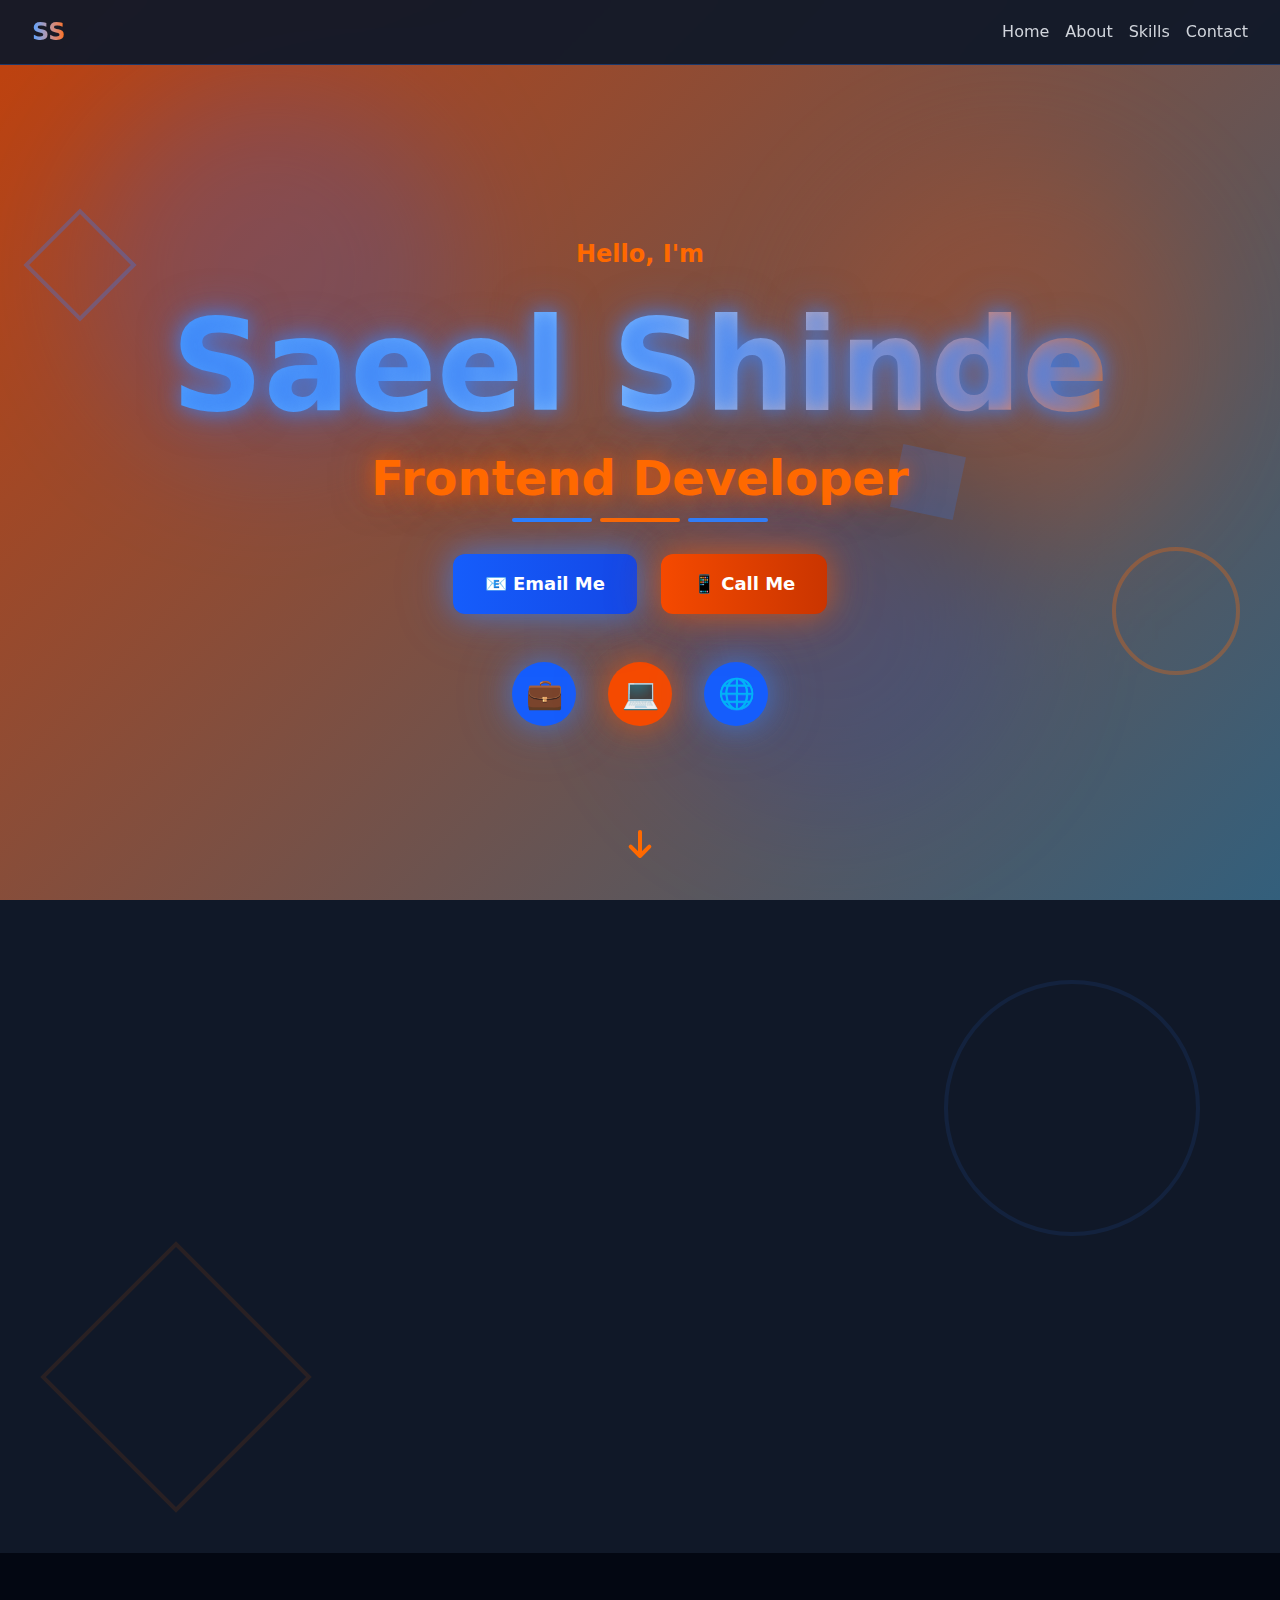
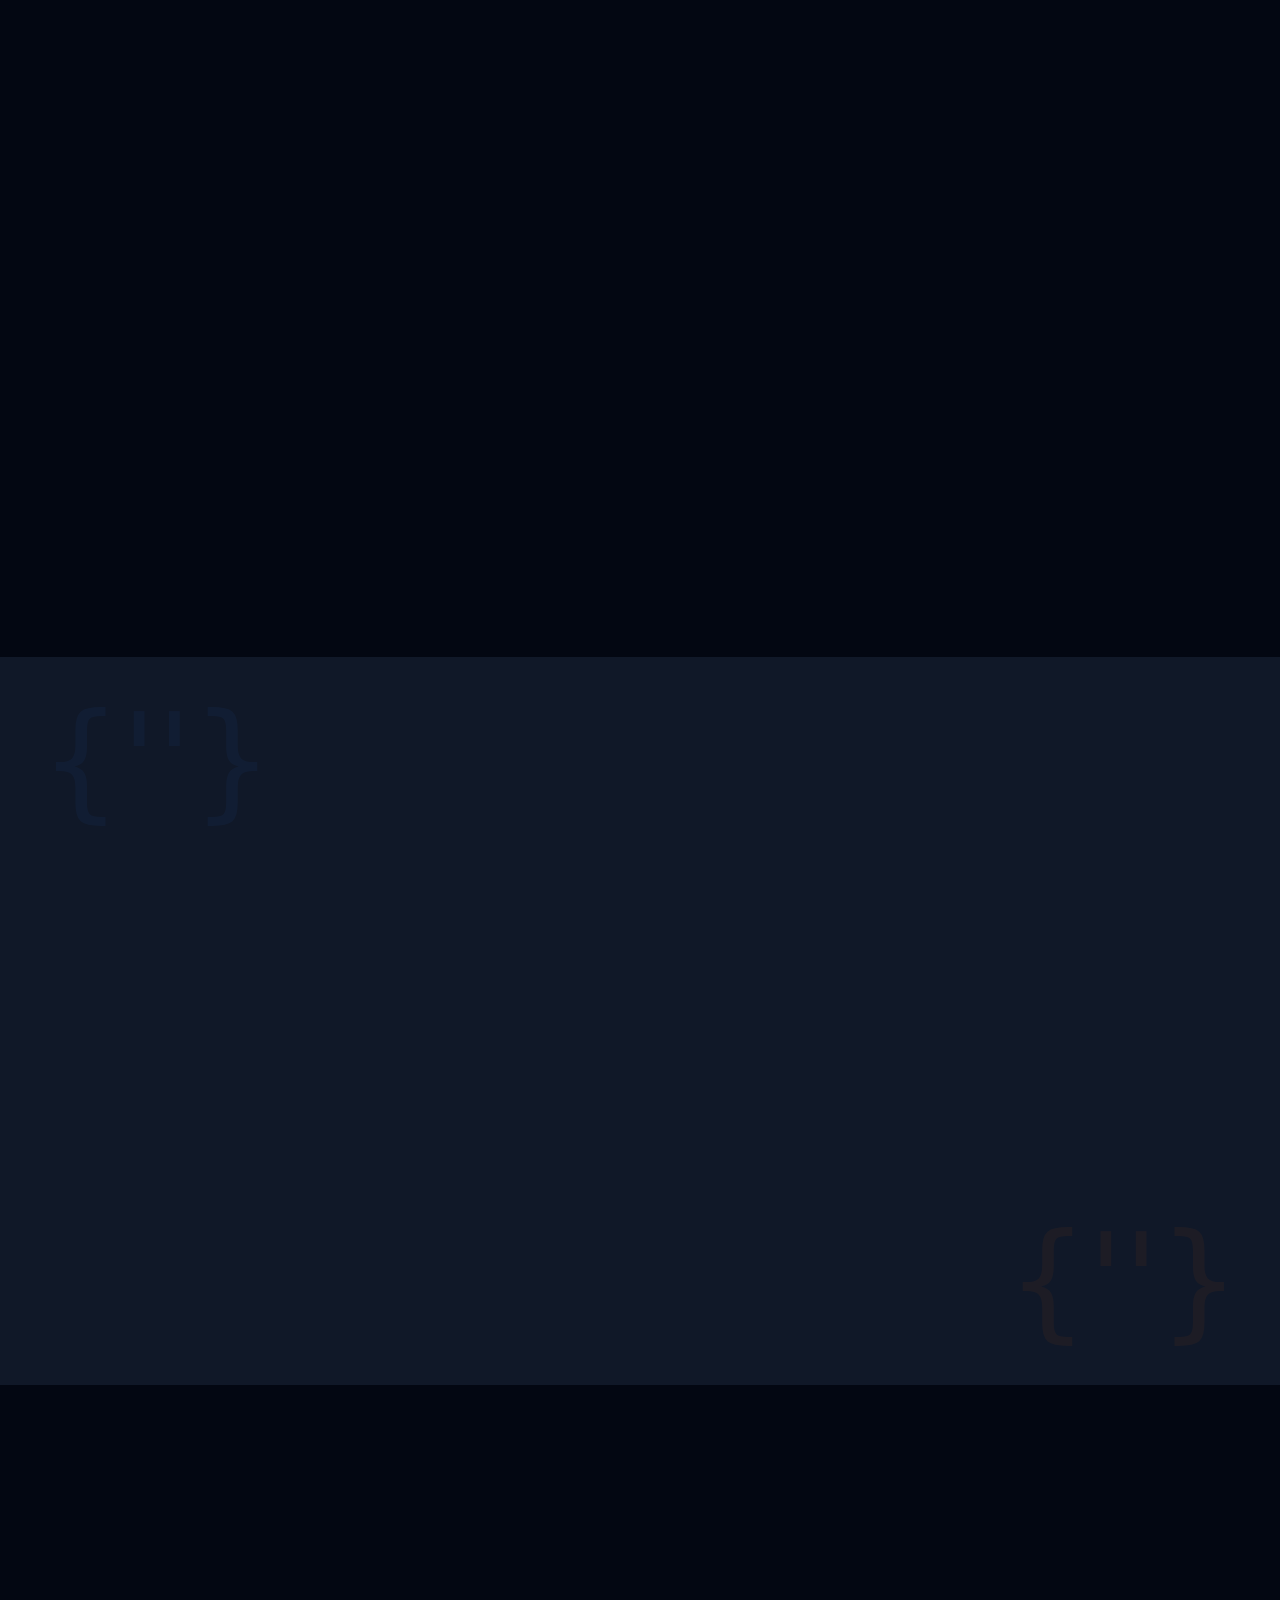
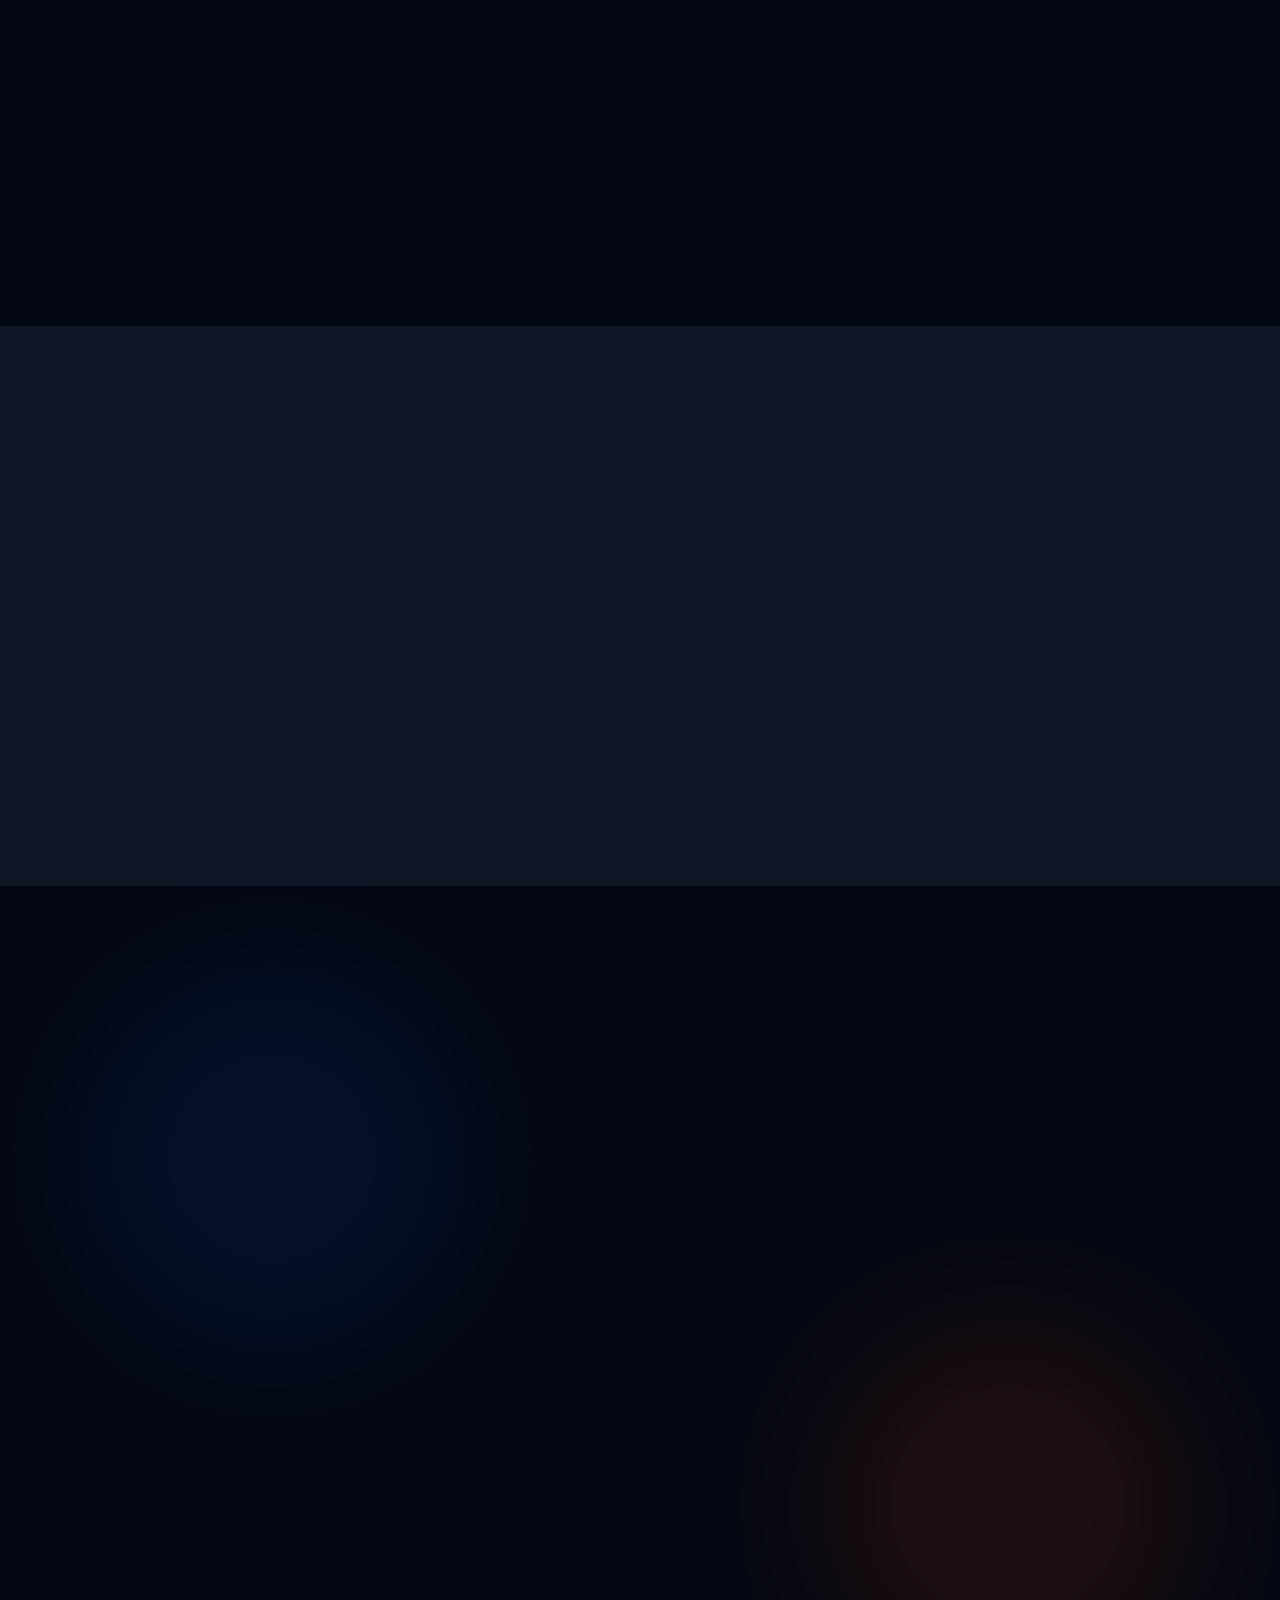
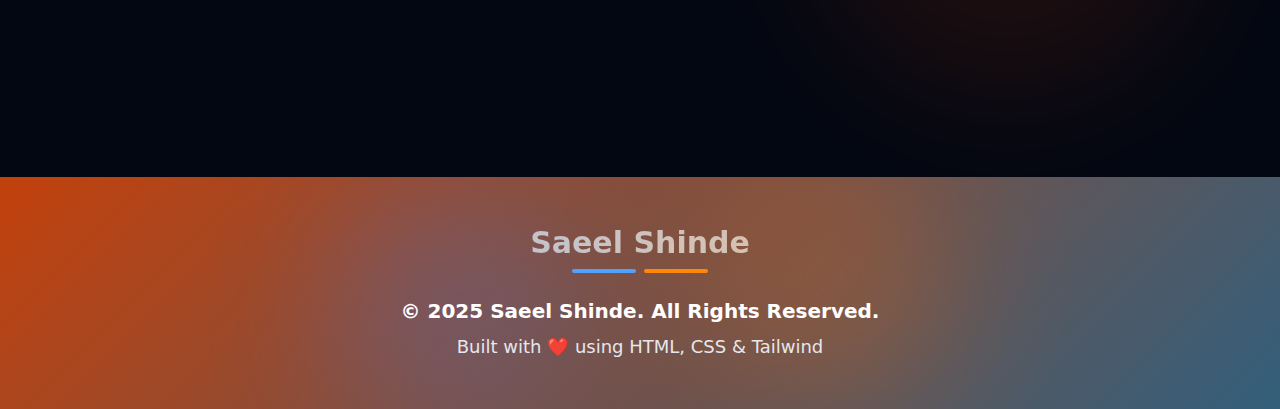
<file: index.html>
<!DOCTYPE html>
<html lang="en">

<head>
    <meta charset="UTF-8">
    <meta name="viewport" content="width=device-width, initial-scale=1.0">
    <title>Saeel Shinde - Frontend Developer</title>
    <link rel="stylesheet" href="style.css" />
    <style>
    
  details[open] summary {
    display: none;
  }
  

        @keyframes gradient {
            0% {
                background-position: 0% 50%;
            }

            50% {
                background-position: 100% 50%;
            }

            100% {
                background-position: 0% 50%;
            }
        }

        @keyframes float {

            0%,
            100% {
                transform: translateY(0px) rotate(0deg);
            }

            50% {
                transform: translateY(-30px) rotate(5deg);
            }
        }

        @keyframes slideInLeft {
            from {
                opacity: 0;
                transform: translateX(-100px);
            }

            to {
                opacity: 1;
                transform: translateX(0);
            }
        }

        @keyframes slideInRight {
            from {
                opacity: 0;
                transform: translateX(100px);
            }

            to {
                opacity: 1;
                transform: translateX(0);
            }
        }

        @keyframes fadeInUp {
            from {
                opacity: 0;
                transform: translateY(80px);
            }

            to {
                opacity: 1;
                transform: translateY(0);
            }
        }

        @keyframes scaleIn {
            from {
                opacity: 0;
                transform: scale(0.3) rotate(-10deg);
            }

            to {
                opacity: 1;
                transform: scale(1) rotate(0deg);
            }
        }

        @keyframes pulse {

            0%,
            100% {
                transform: scale(1);
            }

            50% {
                transform: scale(1.05);
            }
        }

        @keyframes shine {
            0% {
                transform: translateX(-100%);
            }

            100% {
                transform: translateX(100%);
            }
        }

        @keyframes borderRotate {
            0% {
                transform: rotate(0deg);
            }

            100% {
                transform: rotate(360deg);
            }
        }

        .gradient-bg {
            background: linear-gradient(-45deg, #1e3a8a, #ea580c, #0369a1, #c2410c);
            background-size: 400% 400%;
            animation: gradient 12s ease infinite;
        }

        .float {
            animation: float 4s ease-in-out infinite;
        }

        .slide-in-left {
            animation: slideInLeft 1s ease-out forwards;
        }

        .slide-in-right {
            animation: slideInRight 1s ease-out forwards;
        }

        .fade-in-up {
            animation: fadeInUp 1s ease-out forwards;
        }

        .scale-in {
            animation: scaleIn 0.8s cubic-bezier(0.68, -0.55, 0.265, 1.55) forwards;
        }

        .card {
            position: relative;
            transition: all 0.5s cubic-bezier(0.175, 0.885, 0.32, 1.275);
            overflow: hidden;
        }

        .card::before {
            content: '';
            position: absolute;
            top: -2px;
            left: -2px;
            right: -2px;
            bottom: -2px;
            background: linear-gradient(45deg, #3b82f6, #ea580c, #3b82f6);
            border-radius: inherit;
            opacity: 0;
            transition: opacity 0.5s;
            z-index: -1;
            animation: borderRotate 3s linear infinite;
        }

        .card:hover::before {
            opacity: 1;
        }

        .card:hover {
            transform: translateY(-15px) scale(1.03) rotateX(5deg);
            box-shadow: 0 30px 60px -15px rgba(59, 130, 246, 0.5), 0 0 50px rgba(234, 88, 12, 0.3);
        }

        .card::after {
            content: '';
            position: absolute;
            top: 0;
            left: -100%;
            width: 100%;
            height: 100%;
            background: linear-gradient(90deg, transparent, rgba(255, 255, 255, 0.2), transparent);
            transition: left 0.5s;
        }

        .card:hover::after {
            left: 100%;
        }

        .skill-tag {
            transition: all 0.4s cubic-bezier(0.68, -0.55, 0.265, 1.55);
            position: relative;
        }

        .skill-tag:hover {
            transform: scale(1.2) rotate(8deg) translateY(-5px);
            box-shadow: 0 10px 30px rgba(59, 130, 246, 0.5);
        }

        .glow-blue {
            box-shadow: 0 0 30px rgba(59, 130, 246, 0.6), 0 0 60px rgba(59, 130, 246, 0.3);
        }

        .glow-orange {
            box-shadow: 0 0 30px rgba(234, 88, 12, 0.6), 0 0 60px rgba(234, 88, 12, 0.3);
        }

        .text-glow-blue {
            text-shadow: 0 0 20px rgba(59, 130, 246, 0.8), 0 0 40px rgba(59, 130, 246, 0.5);
        }

        .text-glow-orange {
            text-shadow: 0 0 20px rgba(234, 88, 12, 0.8), 0 0 40px rgba(234, 88, 12, 0.5);
        }

        .delay-1 {
            animation-delay: 0.2s;
        }

        .delay-2 {
            animation-delay: 0.4s;
        }

        .delay-3 {
            animation-delay: 0.6s;
        }

        .delay-4 {
            animation-delay: 0.8s;
        }

        .pulse {
            animation: pulse 2s ease-in-out infinite;
        }

        * {
            scroll-behavior: smooth;
        }

        .section-reveal {
            opacity: 0;
            transform: translateY(100px) scale(0.9);
            transition: all 1s cubic-bezier(0.175, 0.885, 0.32, 1.275);
        }

        .section-reveal.active {
            opacity: 1;
            transform: translateY(0) scale(1);
        }

        .btn-3d {
            transition: all 0.3s;
            position: relative;
        }

        .btn-3d:active {
            transform: translateY(4px);
            box-shadow: 0 2px 10px rgba(0, 0, 0, 0.3);
        }

        .rotating-border {
            position: relative;
        }

        .rotating-border::before {
            content: '';
            position: absolute;
            inset: -3px;
            border-radius: inherit;
            padding: 3px;
            background: linear-gradient(45deg, #3b82f6, #ea580c, #3b82f6, #ea580c);
            background-size: 300% 300%;
            animation: gradient 4s ease infinite;
            -webkit-mask: linear-gradient(#fff 0 0) content-box, linear-gradient(#fff 0 0);
            mask: linear-gradient(#fff 0 0) content-box, linear-gradient(#fff 0 0);
            -webkit-mask-composite: xor;
            mask-composite: exclude;
        }
    </style>
</head>

<body class="bg-gray-950 text-white">
    <!-- Navigation -->
    <nav class="fixed top-0 w-full bg-gray-900/95 backdrop-blur-sm z-50 border-b border-blue-500/30">
        <div class="container mx-auto px-4 sm:px-6 lg:px-8 py-4">
            <div class="flex justify-between items-center">
                <h1
                    class="text-2xl font-bold text-transparent bg-clip-text bg-gradient-to-r from-blue-400 to-orange-500">
                    SS</h1>
                <div class="flex gap-4">
                    <a href="#home" class="text-gray-300 hover:text-orange-500 transition">Home</a>
                    <a href="#about" class="text-gray-300 hover:text-blue-400 transition">About</a>
                    <a href="#skills" class="text-gray-300 hover:text-orange-500 transition">Skills</a>
                    <a href="#contact" class="text-gray-300 hover:text-blue-400 transition">Contact</a>
                </div>
            </div>
        </div>
    </nav>

    <!-- Hero Section -->
    <section id="home" class="gradient-bg min-h-screen flex items-center justify-center relative overflow-hidden pt-16">
        <div class="absolute inset-0 opacity-20">
            <div
                class="absolute top-20 left-20 w-96 h-96 bg-blue-600 rounded-full mix-blend-multiply filter blur-3xl float">
            </div>
            <div class="absolute top-40 right-20 w-96 h-96 bg-orange-600 rounded-full mix-blend-multiply filter blur-3xl float"
                style="animation-delay: 2s;"></div>
            <div class="absolute bottom-20 left-1/2 w-96 h-96 bg-blue-800 rounded-full mix-blend-multiply filter blur-3xl float"
                style="animation-delay: 4s;"></div>
        </div>

        <!-- Geometric decorations -->
        <div class="absolute top-1/4 left-10 w-20 h-20 border-4 border-blue-500 rotate-45 float opacity-30"></div>
        <div class="absolute bottom-1/4 right-10 w-32 h-32 border-4 border-orange-500 rounded-full float opacity-30"
            style="animation-delay: 1s;"></div>
        <div class="absolute top-1/2 right-1/4 w-16 h-16 bg-blue-500/20 rotate-12 float" style="animation-delay: 2.5s;">
        </div>

        <div class="container mx-auto px-4 sm:px-6 lg:px-8 relative z-10">
            <div class="text-center">
                <div class="mb-8 slide-in-left">
                    <span class="text-orange-500 text-xl sm:text-2xl font-semibold">Hello, I'm</span>
                </div>
                <h1
                    class="text-6xl sm:text-7xl md:text-8xl lg:text-9xl font-extrabold mb-6 slide-in-left delay-1 text-glow-blue">
                    <span
                        class="text-transparent bg-clip-text bg-gradient-to-r from-blue-400 via-blue-300 to-orange-500">
                        Saeel Shinde
                    </span>
                </h1>
                <div class="slide-in-right delay-2 mb-8">
                    <p class="text-3xl sm:text-4xl md:text-5xl font-bold text-orange-500 text-glow-orange mb-2">
                        Frontend Developer
                    </p>
                    <div class="flex justify-center gap-2 mt-4">
                        <div class="h-1 w-20 bg-blue-500 rounded"></div>
                        <div class="h-1 w-20 bg-orange-500 rounded"></div>
                        <div class="h-1 w-20 bg-blue-500 rounded"></div>
                    </div>
                </div>

                <div class="flex flex-wrap justify-center gap-6 mb-12 fade-in-up delay-3">
                    <a href="mailto:saeelshinde12@gmail.com"
                        class="btn-3d bg-gradient-to-r from-blue-600 to-blue-700 hover:from-blue-700 hover:to-blue-800 px-8 py-4 rounded-xl font-bold text-lg shadow-2xl glow-blue transform hover:scale-105 transition">
                        📧 Email Me
                    </a>
                    <a href="tel:8652040135"
                        class="btn-3d bg-gradient-to-r from-orange-600 to-orange-700 hover:from-orange-700 hover:to-orange-800 px-8 py-4 rounded-xl font-bold text-lg shadow-2xl glow-orange transform hover:scale-105 transition">
                        📱 Call Me
                    </a>
                </div>

                <div class="flex justify-center gap-8 fade-in-up delay-4">
                    <a href="https://linkedin.com/in/saeelshinde12" target="_blank"
                        class="w-16 h-16 bg-blue-600 rounded-full flex items-center justify-center text-3xl hover:scale-125 hover:rotate-12 transition transform shadow-xl glow-blue">💼</a>
                    <a href="https://github.com/saeel-12" target="_blank"
                        class="w-16 h-16 bg-orange-600 rounded-full flex items-center justify-center text-3xl hover:scale-125 hover:rotate-12 transition transform shadow-xl glow-orange">💻</a>
                    <a href="https://saeel-12.github.io/Portfolio/" target="_blank"
                        class="w-16 h-16 bg-blue-600 rounded-full flex items-center justify-center text-3xl hover:scale-125 hover:rotate-12 transition transform shadow-xl glow-blue">🌐</a>
                </div>
            </div>
        </div>

        <div class="absolute bottom-10 left-1/2 transform -translate-x-1/2 animate-bounce">
            <svg class="w-8 h-8 text-orange-500" fill="none" stroke="currentColor" viewBox="0 0 24 24">
                <path stroke-linecap="round" stroke-linejoin="round" stroke-width="3" d="M19 14l-7 7m0 0l-7-7m7 7V3">
                </path>
            </svg>
        </div>
    </section>

    <!-- About Section -->
    <section id="about" class="py-24 bg-gray-900 relative overflow-hidden">
        <div class="absolute top-0 left-0 w-full h-full opacity-10">
            <div class="absolute top-20 right-20 w-64 h-64 border-4 border-blue-500 rounded-full"></div>
            <div class="absolute bottom-20 left-20 w-48 h-48 border-4 border-orange-500 rotate-45"></div>
        </div>

        <div class="container mx-auto px-4 sm:px-6 lg:px-8 relative z-10 section-reveal">
            <h2 class="text-5xl sm:text-6xl md:text-7xl font-extrabold text-center mb-16">
                <span class="text-transparent bg-clip-text bg-gradient-to-r from-blue-400 to-orange-500">About Me</span>
            </h2>
            <div class="max-w-4xl mx-auto">
                <div
                    class="card bg-gradient-to-br from-blue-900/50 to-orange-900/50 backdrop-blur-sm p-10 sm:p-12 rounded-3xl glow-blue border-2 border-blue-500/30">
                    <p class="text-xl sm:text-2xl text-gray-200 leading-relaxed text-center mb-6">
                        Postgraduate with an M.Sc. in Information Technology. Good with technology, solves problems
                        well, and always ready to learn new things.
                    </p>
                    <div class="h-1 w-32 bg-gradient-to-r from-blue-500 to-orange-500 mx-auto rounded-full mb-6"></div>
                    <p class="text-lg sm:text-xl text-gray-300 text-center">
                        Honest, reliable, and good work ethic. Works well in both independent and team-based
                        environments.
                    </p>
                </div>
            </div>
        </div>
    </section>

    <!-- Experience Section -->
    <section class="py-24 bg-gray-950 relative overflow-hidden">
        <div class="container mx-auto px-4 sm:px-6 lg:px-8 section-reveal">
            <h2 class="text-5xl sm:text-6xl md:text-7xl font-extrabold text-center mb-16">
                <span
                    class="text-transparent bg-clip-text bg-gradient-to-r from-orange-500 to-blue-400">Experience</span>
            </h2>
            <div class="grid lg:grid-cols-2 gap-10 max-w-6xl mx-auto">
                <!-- <div class="card bg-gradient-to-br from-blue-900 to-blue-950 p-8 sm:p-10 rounded-3xl scale-in border-2 border-blue-500/50">
                    <div class="flex items-start justify-between mb-6">
                        <div class="w-16 h-16 bg-blue-600 rounded-2xl flex items-center justify-center text-3xl transform rotate-12">
                            💼
                        </div>
                        <span class="bg-blue-500 px-4 py-2 rounded-full text-sm font-bold">Current</span>
                    </div>
                    <h3 class="text-3xl font-bold mb-3 text-blue-300">WordPress Developer</h3>
                    <p class="text-xl text-blue-200 mb-2 font-semibold">Anush IT Solution</p>
                    <p class="text-blue-400 text-lg mb-4">Nov 2025 - Present</p>
                    <p class="text-gray-300">📍 Mumbai, India</p>
                    <div class="mt-6 h-2 bg-gradient-to-r from-blue-500 to-blue-600 rounded-full"></div>
                </div> -->

                <div
                    class="card bg-gradient-to-br from-orange-900 to-orange-950 p-8 sm:p-10 rounded-3xl scale-in delay-1 border-2 border-orange-500/50">
                    <div class="flex items-start justify-between mb-6">
                        <div
                            class="w-16 h-16 bg-orange-600 rounded-2xl flex items-center justify-center text-3xl transform -rotate-12">
                            🔧
                        </div>
                        <span class="bg-orange-500 px-4 py-2 rounded-full text-sm font-bold">2024</span>
                    </div>
                    <h3 class="text-3xl font-bold mb-3 text-orange-300">Support Engineer</h3>
                    <p class="text-xl text-orange-200 mb-2 font-semibold">PATHS</p>
                    <p class="text-orange-400 text-lg mb-4">May 2024 - Dec 2024</p>
                    <p class="text-gray-300 mb-4">📍 Mumbai, India</p>



                    <details class="bg-orange-500 px-4 py-2 rounded text-sm font-bold" >
                        <summary id="summary">Read Responsibility</summary>
                        <p class="text-gray-200 italic">Troubleshooting hardware, software and network issues</p>

                        <p class="text-gray-200 italic">

                            Switch replacement.
                        </p>
                        <p class="text-gray-200 italic">
                            Router installation and configuration.

                        </p>
                        <p class="text-gray-200 italic">
                            Printer installation and mapping.

                        </p>
                        <p class="text-gray-200 italic">
                            Assembling computers.

                        </p>
                        <p class="text-gray-200 italic">

                            OS Installation.
                        </p>
                        <p class="text-gray-200 italic">

                            Network configuration.
                        </p>

                        <p class="text-gray-200 italic">

                            Tally installation and configuration.
                        </p>
                        <p class="text-gray-200 italic">

                            Outlook configuration.
                        </p>

                        <p class="text-gray-200 italic">
                            Crimping of Cat6.

                        </p>

                    </details>




                </div>
            </div>
        </div>
    </section>

    <!-- Skills Section -->
    <section id="skills" class="py-24 bg-gray-900 relative overflow-hidden">
        <div class="absolute inset-0 opacity-5">
            <div class="absolute top-10 left-10 text-9xl text-blue-500">{'</>'}</div>
            <div class="absolute bottom-10 right-10 text-9xl text-orange-500">{'</>'}</div>
        </div>
        <div class="container mx-auto px-4 sm:px-6 lg:px-8 section-reveal relative z-10">
            <h2 class="text-5xl sm:text-6xl md:text-7xl font-extrabold text-center mb-16">
                <span class="text-transparent bg-clip-text bg-gradient-to-r from-blue-400 to-orange-500">Technical
                    Skills</span>
            </h2>
            <div class="flex flex-wrap justify-center gap-5 max-w-5xl mx-auto">
                <span
                    class="skill-tag bg-gradient-to-br from-orange-600 to-red-600 px-8 py-4 rounded-2xl text-xl font-bold shadow-2xl border-2 border-orange-400/50">HTML</span>
                <span
                    class="skill-tag bg-gradient-to-br from-blue-600 to-cyan-600 px-8 py-4 rounded-2xl text-xl font-bold shadow-2xl border-2 border-blue-400/50">CSS</span>
                <span
                    class="skill-tag bg-gradient-to-br from-orange-500 to-yellow-500 px-8 py-4 rounded-2xl text-xl font-bold shadow-2xl border-2 border-orange-300/50">JavaScript</span>
                <span
                    class="skill-tag bg-gradient-to-br from-blue-500 to-blue-700 px-8 py-4 rounded-2xl text-xl font-bold shadow-2xl border-2 border-blue-300/50">React
                    Js</span>
                <span
                    class="skill-tag bg-gradient-to-br from-orange-600 to-pink-600 px-8 py-4 rounded-2xl text-xl font-bold shadow-2xl border-2 border-orange-400/50">Styled-Components</span>
                <span
                    class="skill-tag bg-gradient-to-br from-cyan-500 to-blue-600 px-8 py-4 rounded-2xl text-xl font-bold shadow-2xl border-2 border-cyan-400/50">TailwindCss</span>
                <span
                    class="skill-tag bg-gradient-to-br from-blue-700 to-indigo-700 px-8 py-4 rounded-2xl text-xl font-bold shadow-2xl border-2 border-blue-400/50">SQL</span>
                <span
                    class="skill-tag bg-gradient-to-br from-orange-700 to-red-700 px-8 py-4 rounded-2xl text-xl font-bold shadow-2xl border-2 border-orange-500/50">Git</span>
                <span
                    class="skill-tag bg-gradient-to-br from-blue-800 to-gray-900 px-8 py-4 rounded-2xl text-xl font-bold shadow-2xl border-2 border-blue-500/50">Github</span>
            
                    <br>

                <span
                    class="skill-tag bg-gradient-to-br from-orange-600 to-red-600 px-8 py-4 rounded-2xl text-xl font-bold shadow-2xl border-2 border-orange-400/50">Windows
                    OS full configuration</span>
                <span
                    class="skill-tag bg-gradient-to-br from-orange-600 to-pink-600 px-8 py-4 rounded-2xl text-xl font-bold shadow-2xl border-2 border-orange-400/50">MS
                    Office troubleshooting</span>
                <span
                    class="skill-tag bg-gradient-to-br from-orange-500 to-yellow-500 px-8 py-4 rounded-2xl text-xl font-bold shadow-2xl border-2 border-orange-300/50">IP
                    Addressing, DNS, DHCP basics</span>
                <span
                    class="skill-tag bg-gradient-to-br from-blue-500 to-blue-700 px-8 py-4 rounded-2xl text-xl font-bold shadow-2xl border-2 border-blue-300/50">Active
                    Directory (User & password reset)</span>
                <span
                    class="skill-tag bg-gradient-to-br from-orange-600 to-red-600 px-8 py-4 rounded-2xl text-xl font-bold shadow-2xl border-2 border-orange-400/50">Remote
                    Tools (Ultraviewer / RDP)</span>

            </div>
        </div>
    </section>

    <!-- Education Section -->
    <section class="py-24 bg-gray-950 relative">
        <div class="container mx-auto px-4 sm:px-6 lg:px-8 section-reveal">
            <h2 class="text-5xl sm:text-6xl md:text-7xl font-extrabold text-center mb-16">
                <span
                    class="text-transparent bg-clip-text bg-gradient-to-r from-orange-500 to-blue-400">Education</span>
            </h2>
            <div class="max-w-5xl mx-auto space-y-8">
                <div
                    class="card bg-gradient-to-r from-blue-900/80 to-blue-950/80 p-8 rounded-3xl border-2 border-blue-500/50 backdrop-blur-sm">
                    <div class="flex flex-col lg:flex-row justify-between items-start lg:items-center gap-6">
                        <div class="flex-1">
                            <div class="flex items-center gap-4 mb-3">
                                <div
                                    class="w-16 h-16 bg-blue-600 rounded-2xl flex items-center justify-center text-3xl">
                                    🎓</div>
                                <div>
                                    <h3 class="text-3xl font-bold text-blue-200">Master of Science (IT)</h3>
                                    <p class="text-xl text-blue-300">University of Mumbai</p>
                                </div>
                            </div>
                            <p class="text-lg text-blue-400 ml-20">2023 - 2025 | Mumbai</p>
                        </div>
                        <div>
                            <span
                                class="bg-gradient-to-r from-green-500 to-green-600 px-6 py-3 rounded-full font-bold text-lg shadow-xl">Pursuing</span>
                        </div>
                    </div>
                </div>

                <div
                    class="card bg-gradient-to-r from-orange-900/80 to-orange-950/80 p-8 rounded-3xl border-2 border-orange-500/50 backdrop-blur-sm">
                    <div class="flex flex-col lg:flex-row justify-between items-start lg:items-center gap-6">
                        <div class="flex-1">
                            <div class="flex items-center gap-4 mb-3">
                                <div
                                    class="w-16 h-16 bg-orange-600 rounded-2xl flex items-center justify-center text-3xl">
                                    📚</div>
                                <div>
                                    <h3 class="text-3xl font-bold text-orange-200">Bachelor of Science (IT)</h3>
                                    <p class="text-xl text-orange-300">University of Mumbai</p>
                                </div>
                            </div>
                            <p class="text-lg text-orange-400 ml-20">2020 - 2023 | Mumbai</p>
                        </div>
                        <div>
                            <span
                                class="bg-gradient-to-r from-yellow-500 to-orange-500 text-gray-900 px-6 py-3 rounded-full font-bold text-xl shadow-xl">75.9%</span>
                        </div>
                    </div>
                </div>

                <div
                    class="card bg-gradient-to-r from-blue-900/80 to-blue-950/80 p-8 rounded-3xl border-2 border-blue-500/50 backdrop-blur-sm">
                    <div class="flex flex-col lg:flex-row justify-between items-start lg:items-center gap-6">
                        <div class="flex-1">
                            <div class="flex items-center gap-4 mb-3">
                                <div
                                    class="w-16 h-16 bg-blue-600 rounded-2xl flex items-center justify-center text-3xl">
                                    📖</div>
                                <div>
                                    <h3 class="text-3xl font-bold text-blue-200">HSC</h3>
                                    <p class="text-xl text-blue-300">Maharashtra State Board</p>
                                </div>
                            </div>
                            <p class="text-lg text-blue-400 ml-20">2019 - 2020 | Mumbai</p>
                        </div>
                        <div>
                            <span
                                class="bg-gradient-to-r from-blue-500 to-cyan-500 px-6 py-3 rounded-full font-bold text-xl shadow-xl">55.08%</span>
                        </div>
                    </div>
                </div>
            </div>
        </div>
    </section>

    <!-- Certificates Section -->
    <section class="py-24 bg-gray-900">
        <div class="container mx-auto px-4 sm:px-6 lg:px-8 section-reveal">
            <h2 class="text-5xl sm:text-6xl md:text-7xl font-extrabold text-center mb-16">
                <span
                    class="text-transparent bg-clip-text bg-gradient-to-r from-blue-400 to-orange-500">Certificates</span>
            </h2>
            <div class="grid md:grid-cols-2 gap-10 max-w-5xl mx-auto">
                <div
                    class="card bg-gradient-to-br from-orange-900 to-red-900 p-10 rounded-3xl text-center border-2 border-orange-500/50 relative overflow-hidden">
                    <div class="absolute top-0 right-0 w-32 h-32 bg-orange-500/20 rounded-full -mr-16 -mt-16"></div>
                    <div class="relative z-10">
                        <div class="text-7xl mb-6 pulse">☕</div>
                        <h3 class="text-2xl sm:text-3xl font-bold mb-3 text-orange-200">Software Java Developer</h3>
                        <div class="h-1 w-24 bg-orange-500 mx-auto rounded-full mb-4"></div>
                        <p class="text-xl text-orange-300">QSpider & JSpider</p>
                    </div>
                </div>

                <div
                    class="card bg-gradient-to-br from-blue-900 to-cyan-900 p-10 rounded-3xl text-center border-2 border-blue-500/50 relative overflow-hidden">
                    <div class="absolute top-0 left-0 w-32 h-32 bg-blue-500/20 rounded-full -ml-16 -mt-16"></div>
                    <div class="relative z-10">
                        <div class="text-7xl mb-6 pulse" style="animation-delay: 1s;">🤖</div>
                        <h3 class="text-2xl sm:text-3xl font-bold mb-3 text-blue-200">AI & Machine Learning</h3>
                        <div class="h-1 w-24 bg-blue-500 mx-auto rounded-full mb-4"></div>
                        <p class="text-xl text-blue-300">College Certification</p>
                    </div>
                </div>
            </div>
        </div>
    </section>

    <!-- Projects Section -->
    <section class="py-24 bg-gray-950">
        <div class="container mx-auto px-4 sm:px-6 lg:px-8 section-reveal">
            <h2 class="text-5xl sm:text-6xl md:text-7xl font-extrabold text-center mb-16">
                <span class="text-transparent bg-clip-text bg-gradient-to-r from-orange-500 to-blue-400">Projects</span>
            </h2>
            <div class="max-w-3xl mx-auto">
                <div
                    class="card bg-gradient-to-br from-blue-900 via-purple-900 to-orange-900 p-10 sm:p-12 rounded-3xl border-2 border-blue-500/50 relative overflow-hidden">
                    <div class="absolute top-0 right-0 w-64 h-64 bg-orange-500/10 rounded-full -mr-32 -mt-32"></div>
                    <div class="absolute bottom-0 left-0 w-64 h-64 bg-blue-500/10 rounded-full -ml-32 -mb-32"></div>
                    <div class="relative z-10">
                        <div class="flex items-center gap-6 mb-6">
                            <div
                                class="w-20 h-20 bg-gradient-to-br from-blue-600 to-orange-600 rounded-2xl flex items-center justify-center text-4xl transform rotate-6">
                                <svg xmlns="http://www.w3.org/2000/svg" width="52" height="52" viewBox="0 0 24 24" fill="none" stroke="#2e24c2" stroke-width="2.5" stroke-linecap="round" stroke-linejoin="round" class="lucide lucide-refresh-ccw-dot-icon lucide-refresh-ccw-dot"><path d="M21 12a9 9 0 0 0-9-9 9.75 9.75 0 0 0-6.74 2.74L3 8"/><path d="M3 3v5h5"/><path d="M3 12a9 9 0 0 0 9 9 9.75 9.75 0 0 0 6.74-2.74L21 16"/><path d="M16 16h5v5"/><circle cx="12" cy="12" r="1"/></svg>
                            </div>
                            <h3
                                class="text-3xl sm:text-4xl font-bold text-transparent bg-clip-text bg-gradient-to-r from-blue-300 to-orange-300">
                                Coming
                            </h3>
                        </div>
                        <div class="h-1 bg-gradient-to-r from-blue-500 via-purple-500 to-orange-500 rounded-full mb-6">
                        </div>
                        <p class="text-xl text-gray-200 leading-relaxed">
                            Will Update Soon
                        </p>
                    </div>
                </div>
                <!-- <div
                    class="card bg-gradient-to-br from-blue-900 via-purple-900 to-orange-900 p-10 sm:p-12 rounded-3xl border-2 border-blue-500/50 relative overflow-hidden">
                    <div class="absolute top-0 right-0 w-64 h-64 bg-orange-500/10 rounded-full -mr-32 -mt-32"></div>
                    <div class="absolute bottom-0 left-0 w-64 h-64 bg-blue-500/10 rounded-full -ml-32 -mb-32"></div>
                    <div class="relative z-10">
                        <div class="flex items-center gap-6 mb-6">
                            <div
                                class="w-20 h-20 bg-gradient-to-br from-blue-600 to-orange-600 rounded-2xl flex items-center justify-center text-4xl transform rotate-6">
                                🏨
                            </div>
                            <h3
                                class="text-3xl sm:text-4xl font-bold text-transparent bg-clip-text bg-gradient-to-r from-blue-300 to-orange-300">
                                Hotel Management System
                            </h3>
                        </div>
                        <div class="h-1 bg-gradient-to-r from-blue-500 via-purple-500 to-orange-500 rounded-full mb-6">
                        </div>
                        <p class="text-xl text-gray-200 leading-relaxed">
                            Comprehensive system for managing hotel operations efficiently with modern technology stack
                        </p>
                    </div>
                </div> -->
            </div>
        </div>
    </section>

    <!-- Languages Section -->
    <section class="py-24 bg-gray-900">
        <div class="container mx-auto px-4 sm:px-6 lg:px-8 section-reveal">
            <h2 class="text-5xl sm:text-6xl md:text-7xl font-extrabold text-center mb-16">
                <span
                    class="text-transparent bg-clip-text bg-gradient-to-r from-blue-400 to-orange-500">Languages</span>
            </h2>
            <div class="flex flex-wrap justify-center gap-8">
                <div
                    class="card bg-gradient-to-br from-orange-800 to-orange-950 p-10 rounded-3xl text-center w-56 border-2 border-orange-500/50">
                    <div
                        class="w-20 h-20 bg-orange-600 rounded-full flex items-center justify-center text-4xl mx-auto mb-4 pulse">
                        🗣️
                    </div>
                    <h3 class="text-2xl font-bold text-orange-200">Marathi</h3>
                    <div class="h-1 w-16 bg-orange-500 mx-auto mt-4 rounded-full"></div>
                </div>
                <div
                    class="card bg-gradient-to-br from-blue-800 to-blue-950 p-10 rounded-3xl text-center w-56 border-2 border-blue-500/50">
                    <div class="w-20 h-20 bg-blue-600 rounded-full flex items-center justify-center text-4xl mx-auto mb-4 pulse"
                        style="animation-delay: 0.5s;">
                        🗣️
                    </div>
                    <h3 class="text-2xl font-bold text-blue-200">Hindi</h3>
                    <div class="h-1 w-16 bg-blue-500 mx-auto mt-4 rounded-full"></div>
                </div>
                <div
                    class="card bg-gradient-to-br from-orange-800 to-orange-950 p-10 rounded-3xl text-center w-56 border-2 border-orange-500/50">
                    <div class="w-20 h-20 bg-orange-600 rounded-full flex items-center justify-center text-4xl mx-auto mb-4 pulse"
                        style="animation-delay: 1s;">
                        🗣️
                    </div>
                    <h3 class="text-2xl font-bold text-orange-200">English</h3>
                    <div class="h-1 w-16 bg-orange-500 mx-auto mt-4 rounded-full"></div>
                </div>
            </div>
        </div>
    </section>

    <!-- Contact Section -->
    <section id="contact" class="py-24 bg-gray-950 relative overflow-hidden">
        <div class="absolute inset-0 opacity-10">
            <div class="absolute top-20 left-20 w-96 h-96 bg-blue-600 rounded-full filter blur-3xl"></div>
            <div class="absolute bottom-20 right-20 w-96 h-96 bg-orange-600 rounded-full filter blur-3xl"></div>
        </div>

        <div class="container mx-auto px-4 sm:px-6 lg:px-8 relative z-10 section-reveal">
            <h2 class="text-5xl sm:text-6xl md:text-7xl font-extrabold text-center mb-16">
                <span class="text-transparent bg-clip-text bg-gradient-to-r from-orange-500 to-blue-400">Get In
                    Touch</span>
            </h2>
            <div class="max-w-3xl mx-auto">
                <div
                    class="card bg-gradient-to-br from-gray-800 to-gray-900 p-10 sm:p-12 rounded-3xl glow-blue border-2 border-blue-500/30">
                    <div class="text-center mb-8">
                        <div class="inline-block p-6 bg-gradient-to-br from-blue-600 to-orange-600 rounded-full mb-6">
                            <svg class="w-12 h-12" fill="none" stroke="currentColor" viewBox="0 0 24 24">
                                <path stroke-linecap="round" stroke-linejoin="round" stroke-width="2"
                                    d="M17.657 16.657L13.414 20.9a1.998 1.998 0 01-2.827 0l-4.244-4.243a8 8 0 1111.314 0z">
                                </path>
                                <path stroke-linecap="round" stroke-linejoin="round" stroke-width="2"
                                    d="M15 11a3 3 0 11-6 0 3 3 0 016 0z"></path>
                            </svg>
                        </div>
                        <p class="text-2xl font-semibold text-gray-200 mb-2">📍 Santacruz East</p>
                        <p class="text-xl text-gray-300">Mumbai, India</p>
                    </div>

                    <div class="h-1 bg-gradient-to-r from-blue-500 via-purple-500 to-orange-500 rounded-full mb-8">
                    </div>

                    <div class="grid sm:grid-cols-2 gap-6">
                        <a href="mailto:saeelshinde12@gmail.com"
                            class="btn-3d bg-gradient-to-r from-blue-600 to-blue-700 hover:from-blue-700 hover:to-blue-800 px-8 py-5 rounded-2xl font-bold text-lg text-center shadow-2xl glow-blue transform hover:scale-105 transition">
                            <div class="text-3xl mb-2">📧</div>
                            Email Me
                        </a>
                        <a href="tel:8652040135"
                            class="btn-3d bg-gradient-to-r from-orange-600 to-orange-700 hover:from-orange-700 hover:to-orange-800 px-8 py-5 rounded-2xl font-bold text-lg text-center shadow-2xl glow-orange transform hover:scale-105 transition">
                            <div class="text-3xl mb-2">📱</div>
                            Call Me
                        </a>
                    </div>

                    <div class="mt-8 flex justify-center gap-6">
                        <a href="https://linkedin.com/in/saeelshinde12" target="_blank"
                            class="w-14 h-14 bg-blue-600 rounded-xl flex items-center justify-center text-2xl hover:scale-110 hover:rotate-6 transition transform shadow-xl">💼</a>
                        <a href="https://github.com/saeel-12" target="_blank"
                            class="w-14 h-14 bg-orange-600 rounded-xl flex items-center justify-center text-2xl hover:scale-110 hover:rotate-6 transition transform shadow-xl">💻</a>
                        <a href="https://saeel-12.github.io/Portfolio/" target="_blank"
                            class="w-14 h-14 bg-blue-600 rounded-xl flex items-center justify-center text-2xl hover:scale-110 hover:rotate-6 transition transform shadow-xl">🌐</a>
                    </div>
                </div>
            </div>
        </div>
    </section>

    <!-- Footer -->
    <footer class="gradient-bg py-12 relative overflow-hidden">
        <div class="absolute inset-0 opacity-20">
            <div class="absolute top-0 left-1/4 w-64 h-64 bg-blue-500 rounded-full filter blur-3xl"></div>
            <div class="absolute bottom-0 right-1/4 w-64 h-64 bg-orange-500 rounded-full filter blur-3xl"></div>
        </div>
        <div class="container mx-auto px-4 text-center relative z-10">
            <div class="mb-6">
                <h3
                    class="text-3xl font-bold text-transparent bg-clip-text bg-gradient-to-r from-blue-300 to-orange-300 mb-2">
                    Saeel Shinde
                </h3>
                <div class="flex justify-center gap-2">
                    <div class="h-1 w-16 bg-blue-400 rounded"></div>
                    <div class="h-1 w-16 bg-orange-400 rounded"></div>
                </div>
            </div>
            <p class="text-xl font-semibold mb-2">© 2025 Saeel Shinde. All Rights Reserved.</p>
            <p class="text-lg text-gray-200">Built with ❤️ using HTML, CSS & Tailwind</p>
        </div>
    </footer>

    <script>

    </script>
    <script src="script.js"></script>

</body>

</html>
</file>
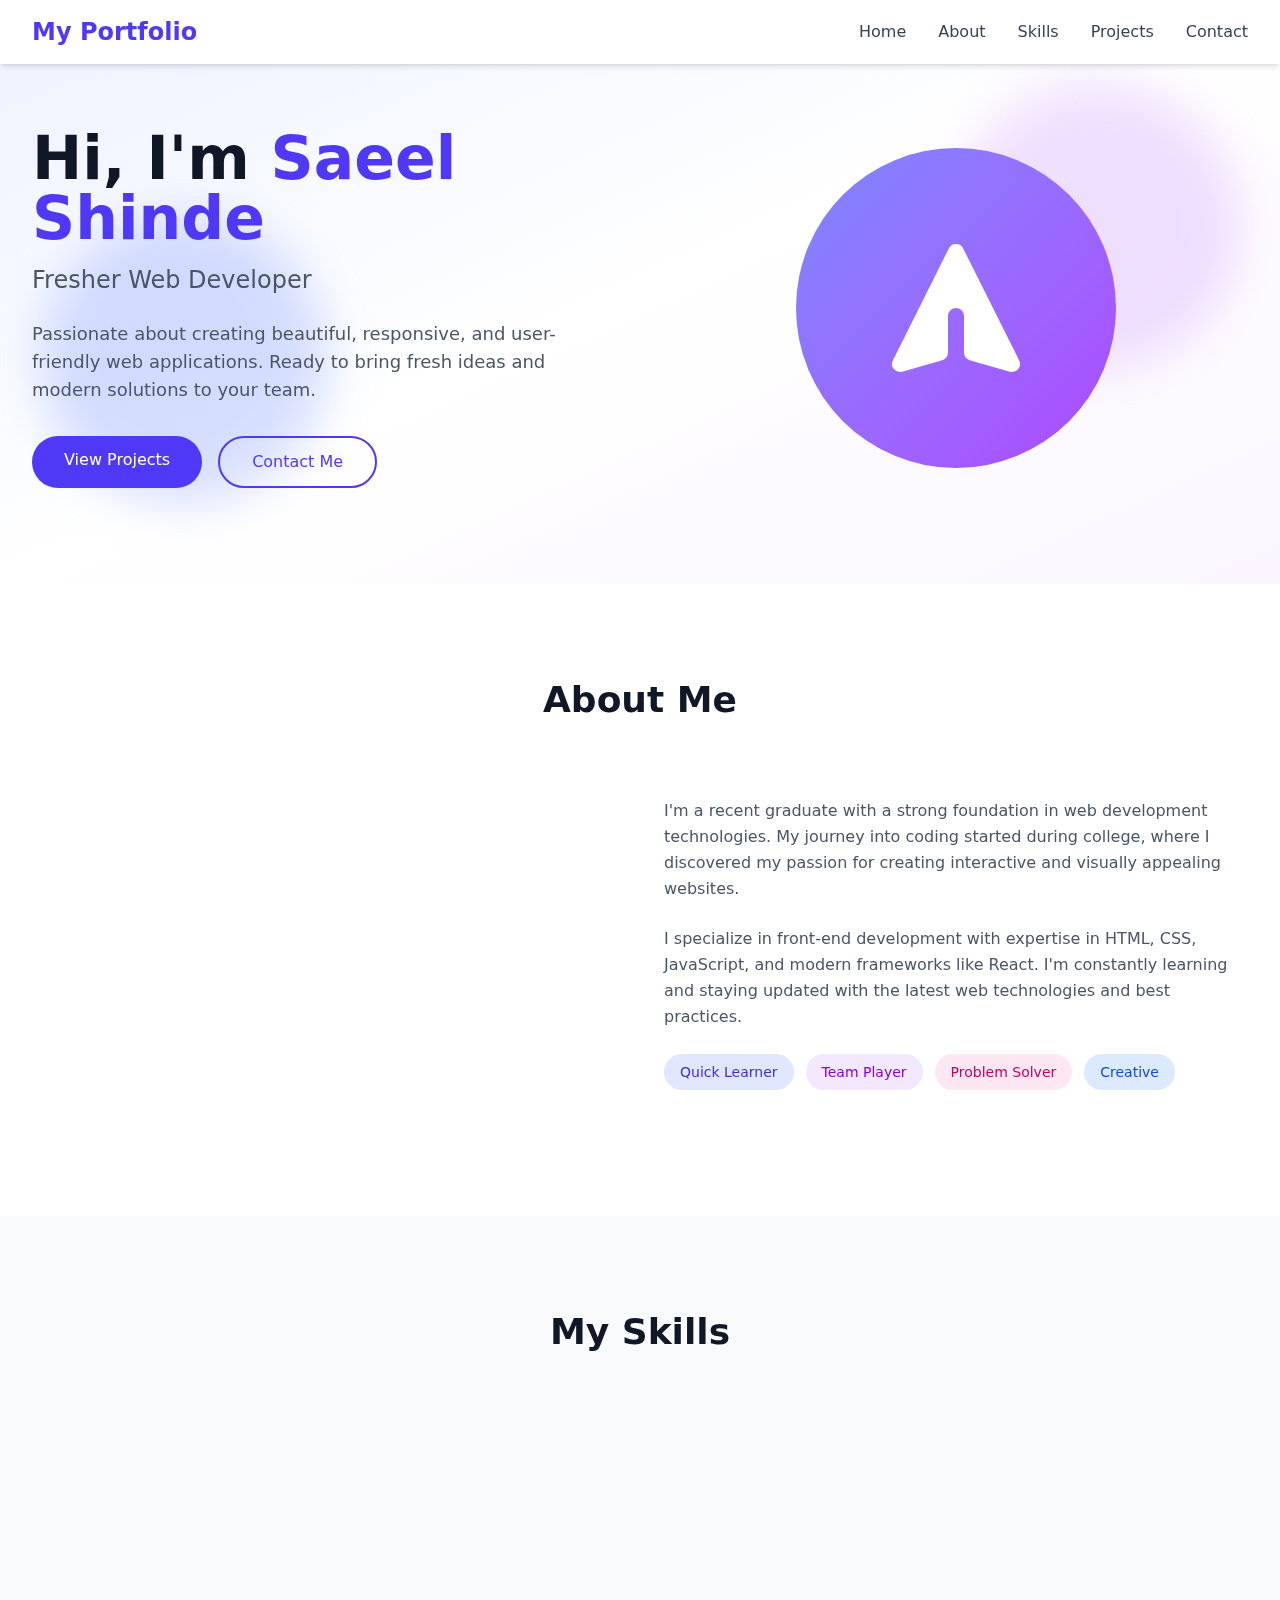
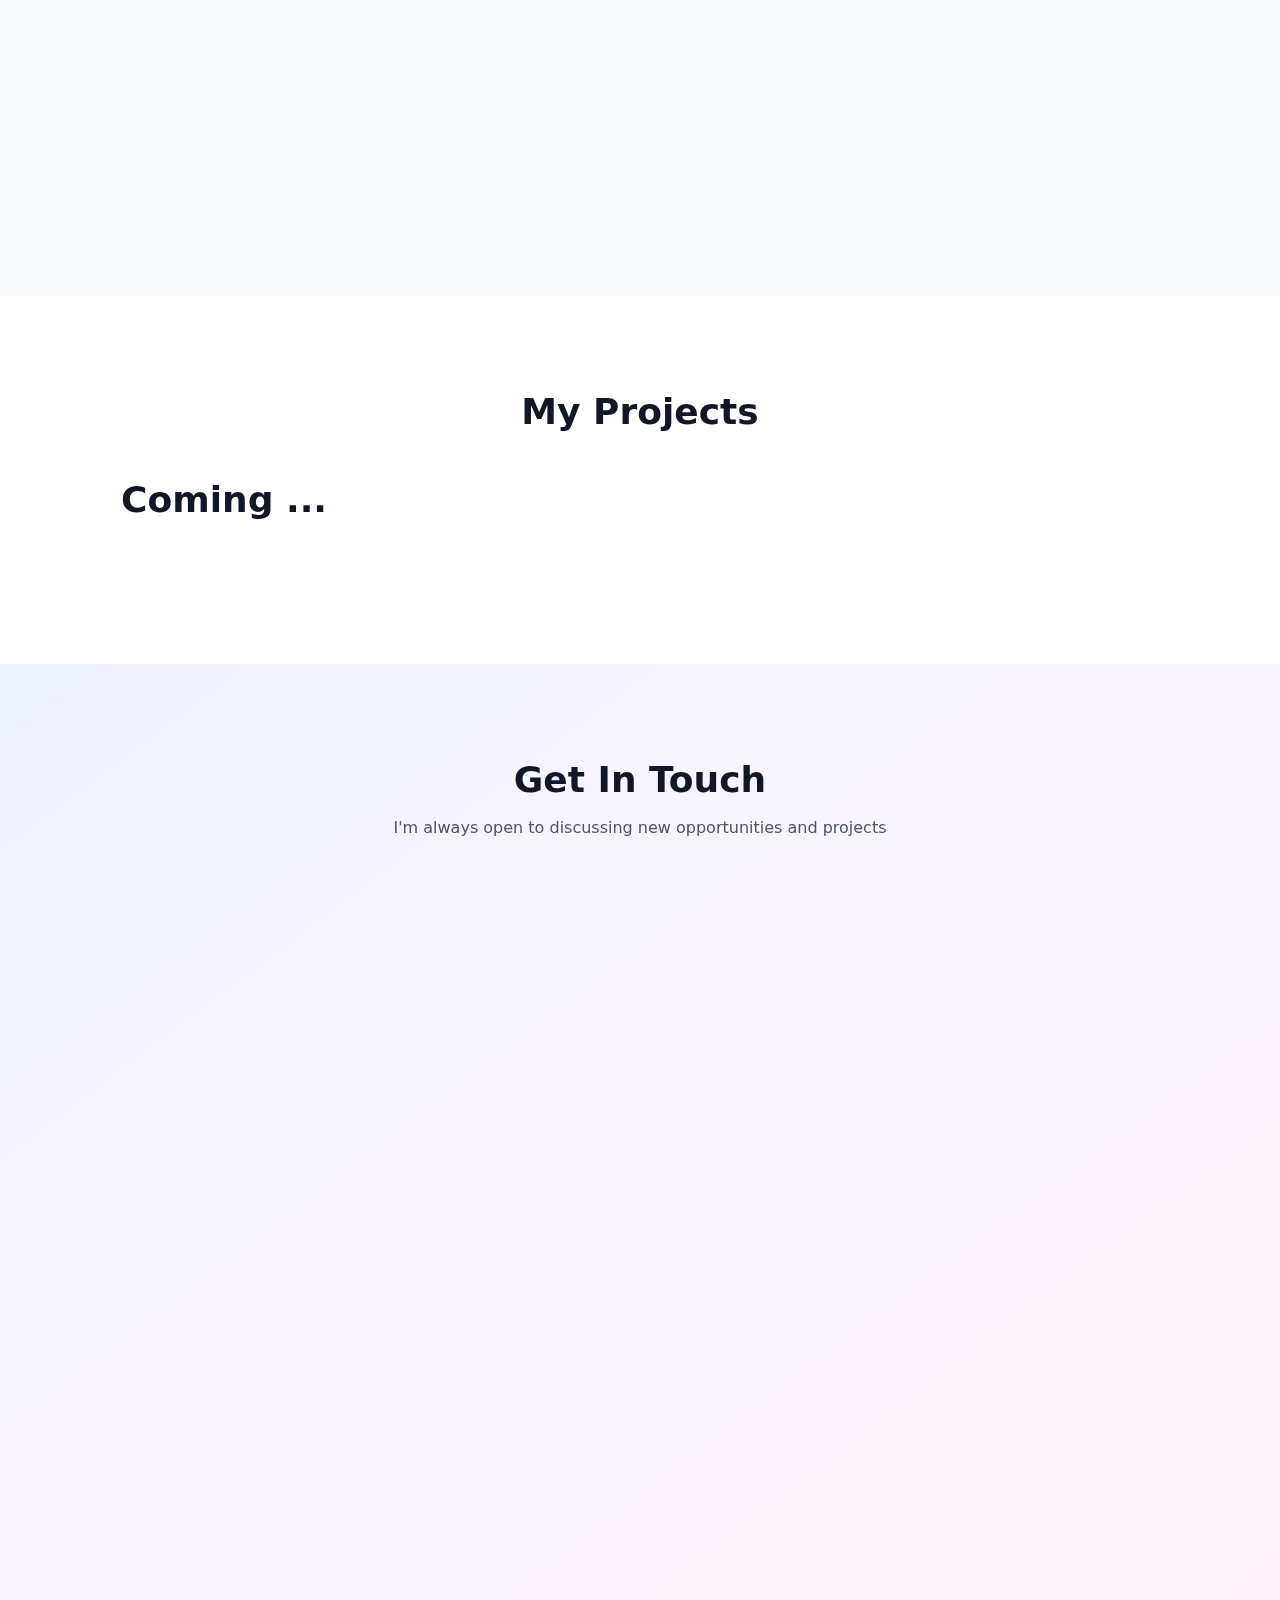
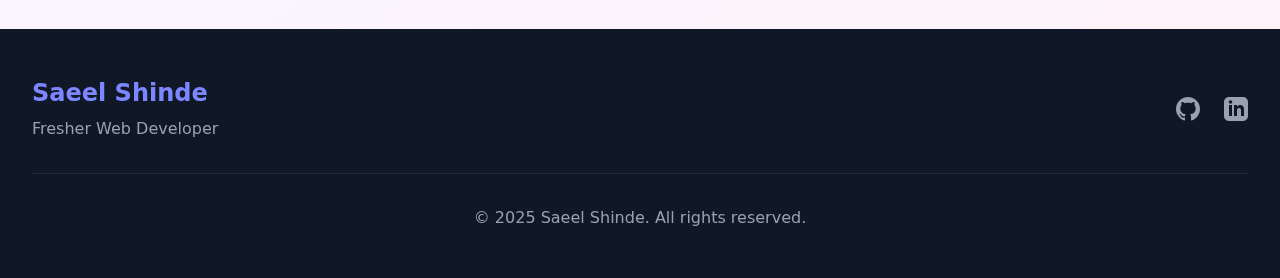
<file: index1.html>
<!DOCTYPE html>
<html lang="en">
  <head>
    <meta charset="UTF-8" />
    <meta name="viewport" content="width=device-width, initial-scale=1.0" />
    <title>Saeel Shinde | Web Developer</title>
    <link rel="stylesheet" href="style1.css" />

    <style>
      @keyframes fadeTitle {
        0% {
          opacity: 0;
        }
        100% {
          opacity: 1;
        }
      }
      .fade-title {
        animation: fadeTitle 0.6s ease-in-out;
      }

      @keyframes fadeInUp {
        from {
          opacity: 0;
          transform: translateY(30px);
        }
        to {
          opacity: 1;
          transform: translateY(0);
        }
      }

      @keyframes fadeInDown {
        from {
          opacity: 0;
          transform: translateY(-30px);
        }
        to {
          opacity: 1;
          transform: translateY(0);
        }
      }

      @keyframes slideInLeft {
        from {
          opacity: 0;
          transform: translateX(-50px);
        }
        to {
          opacity: 1;
          transform: translateX(0);
        }
      }

      @keyframes float {
        0%,
        100% {
          transform: translateY(0px);
        }
        50% {
          transform: translateY(-20px);
        }
      }

      @keyframes pulse {
        0%,
        100% {
          transform: scale(1);
        }
        50% {
          transform: scale(1.05);
        }
      }

      @keyframes rotate {
        from {
          transform: rotate(0deg);
        }
        to {
          transform: rotate(360deg);
        }
      }

      /*  */

      /*  */
      .animate-fadeInUp {
        animation: fadeInUp 0.8s ease-out forwards;
      }

      .animate-fadeInDown {
        animation: fadeInDown 0.8s ease-out forwards;
      }

      .animate-slideInLeft {
        animation: slideInLeft 0.8s ease-out forwards;
      }

      .animate-slideInRight {
        animation: fadeInDown 0.8s ease-out both;
      }

      .animate-float {
        animation: float 3s ease-in-out infinite;
      }

      .animate-pulse-custom {
        animation: pulse 2s ease-in-out infinite;
      }

      .animate-rotate {
        animation: rotate 20s linear infinite;
      }

      .delay-100 {
        animation-delay: 0.1s;
      }

      .delay-200 {
        animation-delay: 0.2s;
      }

      .delay-300 {
        animation-delay: 0.3s;
      }

      .delay-400 {
        animation-delay: 0.4s;
      }

      .delay-500 {
        animation-delay: 0.5s;
      }

      .opacity-0 {
        opacity: 0;
      }

      .skill-bar {
        transition: width 1.5s ease-out;
      }

      .card-hover {
        transition: all 0.3s ease;
      }

      .card-hover:hover {
        transform: translateY(-10px);
        box-shadow: 0 20px 25px -5px rgba(0, 0, 0, 0.1),
          0 10px 10px -5px rgba(0, 0, 0, 0.04);
      }

      html {
        scroll-behavior: smooth;
      }
    </style>
  </head>
  <body class="bg-gray-50">
    <!-- Navbar -->
    <nav class="bg-white shadow-md fixed w-full top-0 z-50 animate-fadeInDown">
      <div class="max-w-7xl mx-auto px-4 sm:px-6 lg:px-8">
        <div class="flex justify-between items-center h-16">
          <div class="text-2xl font-bold text-indigo-600">
            My Portfolio
          </div>
          <div class="hidden md:flex space-x-8">
            <a
              href="#home"
              class="text-gray-700 hover:text-indigo-600 transition"
              >Home</a
            >
            <a
              href="#about"
              class="text-gray-700 hover:text-indigo-600 transition"
              >About</a
            >
            <a
              href="#skills"
              class="text-gray-700 hover:text-indigo-600 transition"
              >Skills</a
            >
            <a
              href="#projects"
              class="text-gray-700 hover:text-indigo-600 transition"
              >Projects</a
            >
            <a
              href="#contact"
              class="text-gray-700 hover:text-indigo-600 transition"
              >Contact</a
            >
          </div>
          <button class="md:hidden text-gray-700">
            <svg
              class="w-6 h-6"
              fill="none"
              stroke="currentColor"
              viewBox="0 0 24 24"
            >
              <path
                stroke-linecap="round"
                stroke-linejoin="round"
                stroke-width="2"
                d="M4 6h16M4 12h16M4 18h16"
              ></path>
            </svg>
          </button>
        </div>
      </div>
    </nav>

    <!-- Hero Section -->
    <section
      id="home"
      class="pt-24 pb-16 md:pt-32 md:pb-24 bg-gradient-to-br from-indigo-50 via-white to-purple-50 relative overflow-hidden"
    >
      <div
        class="absolute top-20 right-10 w-72 h-72 bg-purple-200 rounded-full mix-blend-multiply filter blur-xl opacity-70 animate-float"
      ></div>
      <div
        class="absolute bottom-20 left-10 w-72 h-72 bg-indigo-200 rounded-full mix-blend-multiply filter blur-xl opacity-70 animate-float delay-200"
        style="animation-delay: 1s"
      ></div>

      <div class="max-w-7xl mx-auto px-4 sm:px-6 lg:px-8 relative">
        <div class="grid md:grid-cols-2 gap-12 items-center">
          <div>
            <h1
              class="text-4xl sm:text-5xl lg:text-6xl font-bold text-gray-900 mb-4 opacity-0 animate-fadeInUp"
            >
              Hi, I'm
              <span class="text-indigo-600 wave-text">
                <span
                  class="animate__animated animate__fadeInBottomRight delay-100"
                  >Saeel</span
                >
                <span
                  class="animate__animated animate__fadeInBottomLeft delay-100"
                  >Shinde</span
                >
              </span>
            </h1>
            <p
              class="text-xl sm:text-2xl text-gray-600 mb-6 opacity-0 animate-fadeInUp delay-200"
            >
              Fresher Web Developer
            </p>
            <p
              class="text-base sm:text-lg text-gray-600 mb-8 opacity-0 animate-fadeInUp delay-300"
            >
              Passionate about creating beautiful, responsive, and user-friendly
              web applications. Ready to bring fresh ideas and modern solutions
              to your team.
            </p>
            <div
              class="flex flex-wrap gap-4 opacity-0 animate-fadeInUp delay-400"
            >
              <a
                href="#projects"
                class="bg-indigo-600 text-white px-6 sm:px-8 py-3 rounded-full hover:bg-indigo-700 transition transform hover:scale-105"
              >
                View Projects
              </a>
              <a
                href="#contact"
                class="border-2 border-indigo-600 text-indigo-600 px-6 sm:px-8 py-3 rounded-full hover:bg-indigo-600 hover:text-white transition transform hover:scale-105"
              >
                Contact Me
              </a>
            </div>
          </div>
          <div
            class="flex justify-center opacity-0 animate-slideInRight delay-300"
          >
            <div class="relative">
              <div
                class="w-64 h-64 sm:w-80 sm:h-80 bg-gradient-to-br from-indigo-400 to-purple-500 rounded-full animate-pulse-custom"
              ></div>
              <div class="absolute inset-0 flex items-center justify-center">
                <svg
                  class="w-32 h-32 sm:w-40 sm:h-40 text-white"
                  fill="currentColor"
                  viewBox="0 0 20 20"
                >
                  <path
                    d="M10.894 2.553a1 1 0 00-1.788 0l-7 14a1 1 0 001.169 1.409l5-1.429A1 1 0 009 15.571V11a1 1 0 112 0v4.571a1 1 0 00.725.962l5 1.428a1 1 0 001.17-1.408l-7-14z"
                  ></path>
                </svg>
              </div>
            </div>
          </div>
        </div>
      </div>
    </section>

    <!-- About Section -->
    <section id="about" class="py-16 md:py-24 bg-white">
      <div class="max-w-7xl mx-auto px-4 sm:px-6 lg:px-8">
        <h2
          class="text-3xl sm:text-4xl font-bold text-center text-gray-900 mb-12"
        >
          About Me
        </h2>
        <div class="grid md:grid-cols-2 gap-12 items-center">
          <div class="opacity-0 animate-slideInLeft">
            <div
              class="bg-gradient-to-br from-indigo-100 to-purple-100 p-8 rounded-2xl"
            >
              <div class="text-6xl sm:text-8xl text-indigo-600 mb-4">👨‍💻</div>
              <div class="space-y-4">
                <div class="flex items-center space-x-4">
                  <div
                    class="w-12 h-12 bg-indigo-600 rounded-lg flex items-center justify-center text-white text-xl"
                  >
                    🎓
                  </div>
                  <div>
                    <p class="font-semibold">Education</p>
                    <p class="text-sm text-gray-600">
                      Master's in Information Technology
                    </p>
                  </div>
                </div>
                <div class="flex items-center space-x-4">
                  <div
                    class="w-12 h-12 bg-purple-600 rounded-lg flex items-center justify-center text-white text-xl"
                  >
                    📍
                  </div>
                  <div>
                    <p class="font-semibold">Location</p>
                    <p class="text-sm text-gray-600">Mumbai, India</p>
                  </div>
                </div>
                <div class="flex items-center space-x-4">
                  <div
                    class="w-12 h-12 bg-pink-600 rounded-lg flex items-center justify-center text-white text-xl"
                  >
                    💼
                  </div>
                  <div>
                    <p class="font-semibold">Status</p>
                    <p class="text-sm text-gray-600">Open to Opportunities</p>
                  </div>
                </div>
              </div>
            </div>
          </div>
          <div class="opacity-0 animate-slideInRight">
            <p class="text-gray-600 mb-6 leading-relaxed">
              I'm a recent graduate with a strong foundation in web development
              technologies. My journey into coding started during college, where
              I discovered my passion for creating interactive and visually
              appealing websites.
            </p>
            <p class="text-gray-600 mb-6 leading-relaxed">
              I specialize in front-end development with expertise in HTML, CSS,
              JavaScript, and modern frameworks like React. I'm constantly
              learning and staying updated with the latest web technologies and
              best practices.
            </p>
            <div class="flex flex-wrap gap-3">
              <span
                class="bg-indigo-100 text-indigo-700 px-4 py-2 rounded-full text-sm"
                >Quick Learner</span
              >
              <span
                class="bg-purple-100 text-purple-700 px-4 py-2 rounded-full text-sm"
                >Team Player</span
              >
              <span
                class="bg-pink-100 text-pink-700 px-4 py-2 rounded-full text-sm"
                >Problem Solver</span
              >
              <span
                class="bg-blue-100 text-blue-700 px-4 py-2 rounded-full text-sm"
                >Creative</span
              >
            </div>
          </div>
        </div>
      </div>
    </section>

    <!-- Skills Section -->
    <section id="skills" class="py-16 md:py-24 bg-gray-50">
      <div class="max-w-7xl mx-auto px-4 sm:px-6 lg:px-8">
        <h2
          class="text-3xl sm:text-4xl font-bold text-center text-gray-900 mb-12"
        >
          My Skills
        </h2>
        <div class="grid sm:grid-cols-2 lg:grid-cols-3 gap-8">
          <!-- Skill Card 1 -->
          <div
            class="bg-white p-6 rounded-xl shadow-lg card-hover opacity-0 animate-fadeInUp"
          >
            <div class="text-4xl mb-4">🎨</div>
            <h3 class="text-xl font-bold mb-4">HTML & CSS</h3>
            <div class="mb-2 flex justify-between text-sm">
              <span>Proficiency</span>
              <!-- <span class="text-indigo-600 font-semibold">80%</span> -->
            </div>
            <div class="w-full bg-gray-200 rounded-full h-2">
              <div
                class="bg-indigo-600 h-2 rounded-full skill-bar w-[80%]"
              ></div>
            </div>
          </div>

          <!-- Skill Card 2 -->
          <div
            class="bg-white p-6 rounded-xl shadow-lg card-hover opacity-0 animate-fadeInUp delay-100"
          >
            <div class="text-4xl mb-4">⚡</div>
            <h3 class="text-xl font-bold mb-4">JavaScript</h3>
            <div class="mb-2 flex justify-between text-sm">
              <span>Proficiency</span>
              <!-- <span class="text-purple-600 font-semibold">60%</span> -->
            </div>
            <div class="w-full bg-gray-200 rounded-full h-2">
              <div
                class="bg-purple-600 h-2 rounded-full skill-bar w-[67%]"
              ></div>
            </div>
          </div>

          <!-- Skill Card 3 -->
          <div
            class="bg-white p-6 rounded-xl shadow-lg card-hover opacity-0 animate-fadeInUp delay-200"
          >
            <div class="text-4xl mb-4">⚛️</div>
            <h3 class="text-xl font-bold mb-4">React.js</h3>
            <div class="mb-2 flex justify-between text-sm">
              <span>Proficiency</span>
              <!-- <span class="text-blue-600 font-semibold">80%</span> -->
            </div>
            <div class="w-full bg-gray-200 rounded-full h-2">
              <div class="bg-blue-600 h-2 rounded-full skill-bar w-[67%]"></div>
            </div>
          </div>

          <!-- Skill Card 4 -->
          <div
            class="bg-white p-6 rounded-xl shadow-lg card-hover opacity-0 animate-fadeInUp delay-300"
          >
            <div class="text-4xl mb-4">🎭</div>
            <h3 class="text-xl font-bold mb-4">Tailwind CSS</h3>
            <div class="mb-2 flex justify-between text-sm">
              <span>Proficiency</span>
              <!-- <span class="text-cyan-600 font-semibold">88%</span> -->
            </div>
            <div class="w-full bg-gray-200 rounded-full h-2">
              <div class="bg-cyan-600 h-2 rounded-full skill-bar w-[79%]"></div>
            </div>
          </div>

          <!-- Skill Card 5 -->
          <div
            class="bg-white p-6 rounded-xl shadow-lg card-hover opacity-0 animate-fadeInUp delay-400"
          >
            <div class="text-4xl mb-4">🔧</div>
            <h3 class="text-xl font-bold mb-4">Git & GitHub</h3>
            <div class="mb-2 flex justify-between text-sm">
              <span>Proficiency</span>
              <!-- <span class="text-gray-700 font-semibold">82%</span> -->
            </div>
            <div class="w-full bg-gray-200 rounded-full h-2">
              <div class="bg-gray-700 h-2 rounded-full skill-bar w-[80%]"></div>
            </div>
          </div>

          <!-- Skill Card 6 -->
          <div
            class="bg-white p-6 rounded-xl shadow-lg card-hover opacity-0 animate-fadeInUp delay-500"
          >
            <div class="text-4xl mb-4">📱</div>
            <h3 class="text-xl font-bold mb-4">Responsive Design</h3>
            <div class="mb-2 flex justify-between text-sm">
              <span>Proficiency</span>
              <!-- <span class="text-pink-600 font-semibold">60%</span> -->
            </div>
            <div class="w-full bg-gray-200 rounded-full h-2">
              <div class="bg-pink-600 h-2 rounded-full skill-bar w-[75%]"></div>
            </div>
          </div>
        </div>
      </div>
    </section>

    <!-- Projects Section -->
    <section id="projects" class="py-16 md:py-24 bg-white">
      <div class="max-w-7xl mx-auto px-4 sm:px-6 lg:px-8">
        <h2
          class="text-3xl sm:text-4xl font-bold text-center text-gray-900 mb-12"
        >
          My Projects
        </h2>
        <div class="grid sm:grid-cols-2 lg:grid-cols-3 gap-8">
          <h2
            class="text-3xl sm:text-4xl font-bold text-center text-gray-900 mb-12"
          >
          Coming ...
            
          </h2>
          <!-- Project 1 -->
          <!-- <div
            class="bg-gradient-to-br from-indigo-50 to-purple-50 rounded-xl overflow-hidden shadow-lg card-hover opacity-0 animate-fadeInUp"
          >
            <div
              class="h-48 bg-gradient-to-br from-indigo-400 to-purple-500 flex items-center justify-center"
            >
              <div class="text-white text-6xl animate-float">🛒</div>
            </div>
            <div class="p-6">
              <h3 class="text-xl font-bold mb-2">E-Commerce Website</h3>
              <p class="text-gray-600 mb-4">
                A fully responsive online shopping platform with cart
                functionality and product filters.
              </p>
              <div class="flex flex-wrap gap-2 mb-4">
                <span
                  class="bg-indigo-100 text-indigo-700 px-3 py-1 rounded-full text-xs"
                  >React</span
                >
                <span
                  class="bg-purple-100 text-purple-700 px-3 py-1 rounded-full text-xs"
                  >Tailwind</span
                >
              </div>
              <button
                class="text-indigo-600 font-semibold hover:text-indigo-700 transition"
              >
                View Project →
              </button>
            </div>
          </div> -->

          <!-- Project 2 -->
          <!-- <div
            class="bg-gradient-to-br from-blue-50 to-cyan-50 rounded-xl overflow-hidden shadow-lg card-hover opacity-0 animate-fadeInUp delay-100"
          >
            <div
              class="h-48 bg-gradient-to-br from-blue-400 to-cyan-500 flex items-center justify-center"
            >
              <div class="text-white text-6xl animate-float">☁️</div>
            </div>
            <div class="p-6">
              <h3 class="text-xl font-bold mb-2">Weather App</h3>
              <p class="text-gray-600 mb-4">
                Real-time weather application with location search and 5-day
                forecast display.
              </p>
              <div class="flex flex-wrap gap-2 mb-4">
                <span
                  class="bg-blue-100 text-blue-700 px-3 py-1 rounded-full text-xs"
                  >JavaScript</span
                >
                <span
                  class="bg-cyan-100 text-cyan-700 px-3 py-1 rounded-full text-xs"
                  >API</span
                >
              </div>
              <button
                class="text-blue-600 font-semibold hover:text-blue-700 transition"
              >
                View Project →
              </button>
            </div>
          </div> -->

          <!-- Project 3 -->
          <!-- <div
            class="bg-gradient-to-br from-pink-50 to-rose-50 rounded-xl overflow-hidden shadow-lg card-hover opacity-0 animate-fadeInUp delay-200"
          >
            <div
              class="h-48 bg-gradient-to-br from-pink-400 to-rose-500 flex items-center justify-center"
            >
              <div class="text-white text-6xl animate-float">✅</div>
            </div>
            <div class="p-6">
              <h3 class="text-xl font-bold mb-2">Task Manager</h3>
              <p class="text-gray-600 mb-4">
                Intuitive task management app with categories, priorities, and
                local storage.
              </p>
              <div class="flex flex-wrap gap-2 mb-4">
                <span
                  class="bg-pink-100 text-pink-700 px-3 py-1 rounded-full text-xs"
                  >React</span
                >
                <span
                  class="bg-rose-100 text-rose-700 px-3 py-1 rounded-full text-xs"
                  >CSS</span
                >
              </div>
              <button
                class="text-pink-600 font-semibold hover:text-pink-700 transition"
              >
                View Project →
              </button>
            </div>
          </div> -->
        </div>
      </div>
    </section>

    <!-- Contact Section -->
    <section
      id="contact"
      class="py-16 md:py-24 bg-gradient-to-br from-indigo-50 via-purple-50 to-pink-50"
    >
      <div class="max-w-4xl mx-auto px-4 sm:px-6 lg:px-8">
        <h2
          class="text-3xl sm:text-4xl font-bold text-center text-gray-900 mb-4"
        >
          Get In Touch
        </h2>
        <p class="text-center text-gray-600 mb-12">
          I'm always open to discussing new opportunities and projects
        </p>

        <div class="grid sm:grid-cols-2 gap-8 mb-12">
          <div
            class="bg-white p-6 rounded-xl shadow-lg card-hover opacity-0 animate-fadeInUp"
          >
            <div class="text-4xl mb-4">📧</div>
            <h3 class="font-bold mb-2">Email</h3>
            <a href="mailto:saeelshinde12@gmail.com" class="text-gray-600"
              >saeelshinde12@gmail.com</a
            >
          </div>
          <div
            class="bg-white p-6 rounded-xl shadow-lg card-hover opacity-0 animate-fadeInUp delay-100"
          >
            <div class="text-4xl mb-4">📱</div>
            <h3 class="font-bold mb-2">Phone</h3>

            <a href="tel:+918652040135" class="text-gray-600">+91 8652040135</a>
          </div>
        </div>

        <div
          class="bg-white p-8 rounded-2xl shadow-lg opacity-0 animate-fadeInUp delay-200"
        >
          <form class="space-y-6">
            <div class="grid sm:grid-cols-2 gap-6">
              <input
                type="text"
                placeholder="Your Name"
                class="w-full px-4 py-3 rounded-lg border border-gray-300 focus:outline-none focus:ring-2 focus:ring-indigo-500 transition"
              />
              <input
                type="email"
                placeholder="Your Email"
                class="w-full px-4 py-3 rounded-lg border border-gray-300 focus:outline-none focus:ring-2 focus:ring-indigo-500 transition"
              />
            </div>
            <input
              type="text"
              placeholder="Subject"
              class="w-full px-4 py-3 rounded-lg border border-gray-300 focus:outline-none focus:ring-2 focus:ring-indigo-500 transition"
            />
            <textarea
              placeholder="Your Message"
              rows="5"
              class="w-full px-4 py-3 rounded-lg border border-gray-300 focus:outline-none focus:ring-2 focus:ring-indigo-500 transition"
            ></textarea>
            <button
              type="submit"
              class="w-full bg-indigo-600 text-white py-3 rounded-lg hover:bg-indigo-700 transition transform hover:scale-105 font-semibold"
            >
              Send Message
            </button>
          </form>
        </div>
      </div>
    </section>

    <!-- Footer -->
    <footer class="bg-gray-900 text-white py-12">
      <div class="max-w-7xl mx-auto px-4 sm:px-6 lg:px-8">
        <div class="flex flex-col md:flex-row justify-between items-center">
          <div class="mb-4 md:mb-0">
            <p class="text-2xl font-bold text-indigo-400">Saeel Shinde</p>
            <p class="text-gray-400 mt-2">Fresher Web Developer</p>
          </div>
          <div class="flex space-x-6">
            <a
              href="https://github.com/saeel-12"target="_blank"
              class="text-gray-400 hover:text-indigo-400 transition transform hover:scale-110"
            >
              <svg class="w-6 h-6" fill="currentColor" viewBox="0 0 24 24">
                <path
                  d="M12 0c-6.626 0-12 5.373-12 12 0 5.302 3.438 9.8 8.207 11.387.599.111.793-.261.793-.577v-2.234c-3.338.726-4.033-1.416-4.033-1.416-.546-1.387-1.333-1.756-1.333-1.756-1.089-.745.083-.729.083-.729 1.205.084 1.839 1.237 1.839 1.237 1.07 1.834 2.807 1.304 3.492.997.107-.775.418-1.305.762-1.604-2.665-.305-5.467-1.334-5.467-5.931 0-1.311.469-2.381 1.236-3.221-.124-.303-.535-1.524.117-3.176 0 0 1.008-.322 3.301 1.23.957-.266 1.983-.399 3.003-.404 1.02.005 2.047.138 3.006.404 2.291-1.552 3.297-1.23 3.297-1.23.653 1.653.242 2.874.118 3.176.77.84 1.235 1.911 1.235 3.221 0 4.609-2.807 5.624-5.479 5.921.43.372.823 1.102.823 2.222v3.293c0 .319.192.694.801.576 4.765-1.589 8.199-6.086 8.199-11.386 0-6.627-5.373-12-12-12z"
                />
              </svg>
            </a>
            <a
              href="https://www.linkedin.com/in/saeelshinde12/" target="_blank"
              class="text-gray-400 hover:text-indigo-400 transition transform hover:scale-110"
            >
              <svg class="w-6 h-6" fill="currentColor" viewBox="0 0 24 24">
                <path
                  d="M19 0h-14c-2.761 0-5 2.239-5 5v14c0 2.761 2.239 5 5 5h14c2.762 0 5-2.239 5-5v-14c0-2.761-2.238-5-5-5zm-11 19h-3v-11h3v11zm-1.5-12.268c-.966 0-1.75-.79-1.75-1.764s.784-1.764 1.75-1.764 1.75.79 1.75 1.764-.783 1.764-1.75 1.764zm13.5 12.268h-3v-5.604c0-3.368-4-3.113-4 0v5.604h-3v-11h3v1.765c1.396-2.586 7-2.777 7 2.476v6.759z"
                />
              </svg>
            </a>
            
          </div>
        </div>
        <div class="mt-8 pt-8 border-t border-gray-800 text-center">
          <p class="text-gray-400">
            &copy; 2025 Saeel Shinde. All rights reserved.
          </p>
        </div>
      </div>
    </footer>

    <script src="script1.js"></script>
  </body>
</html>
</file>
